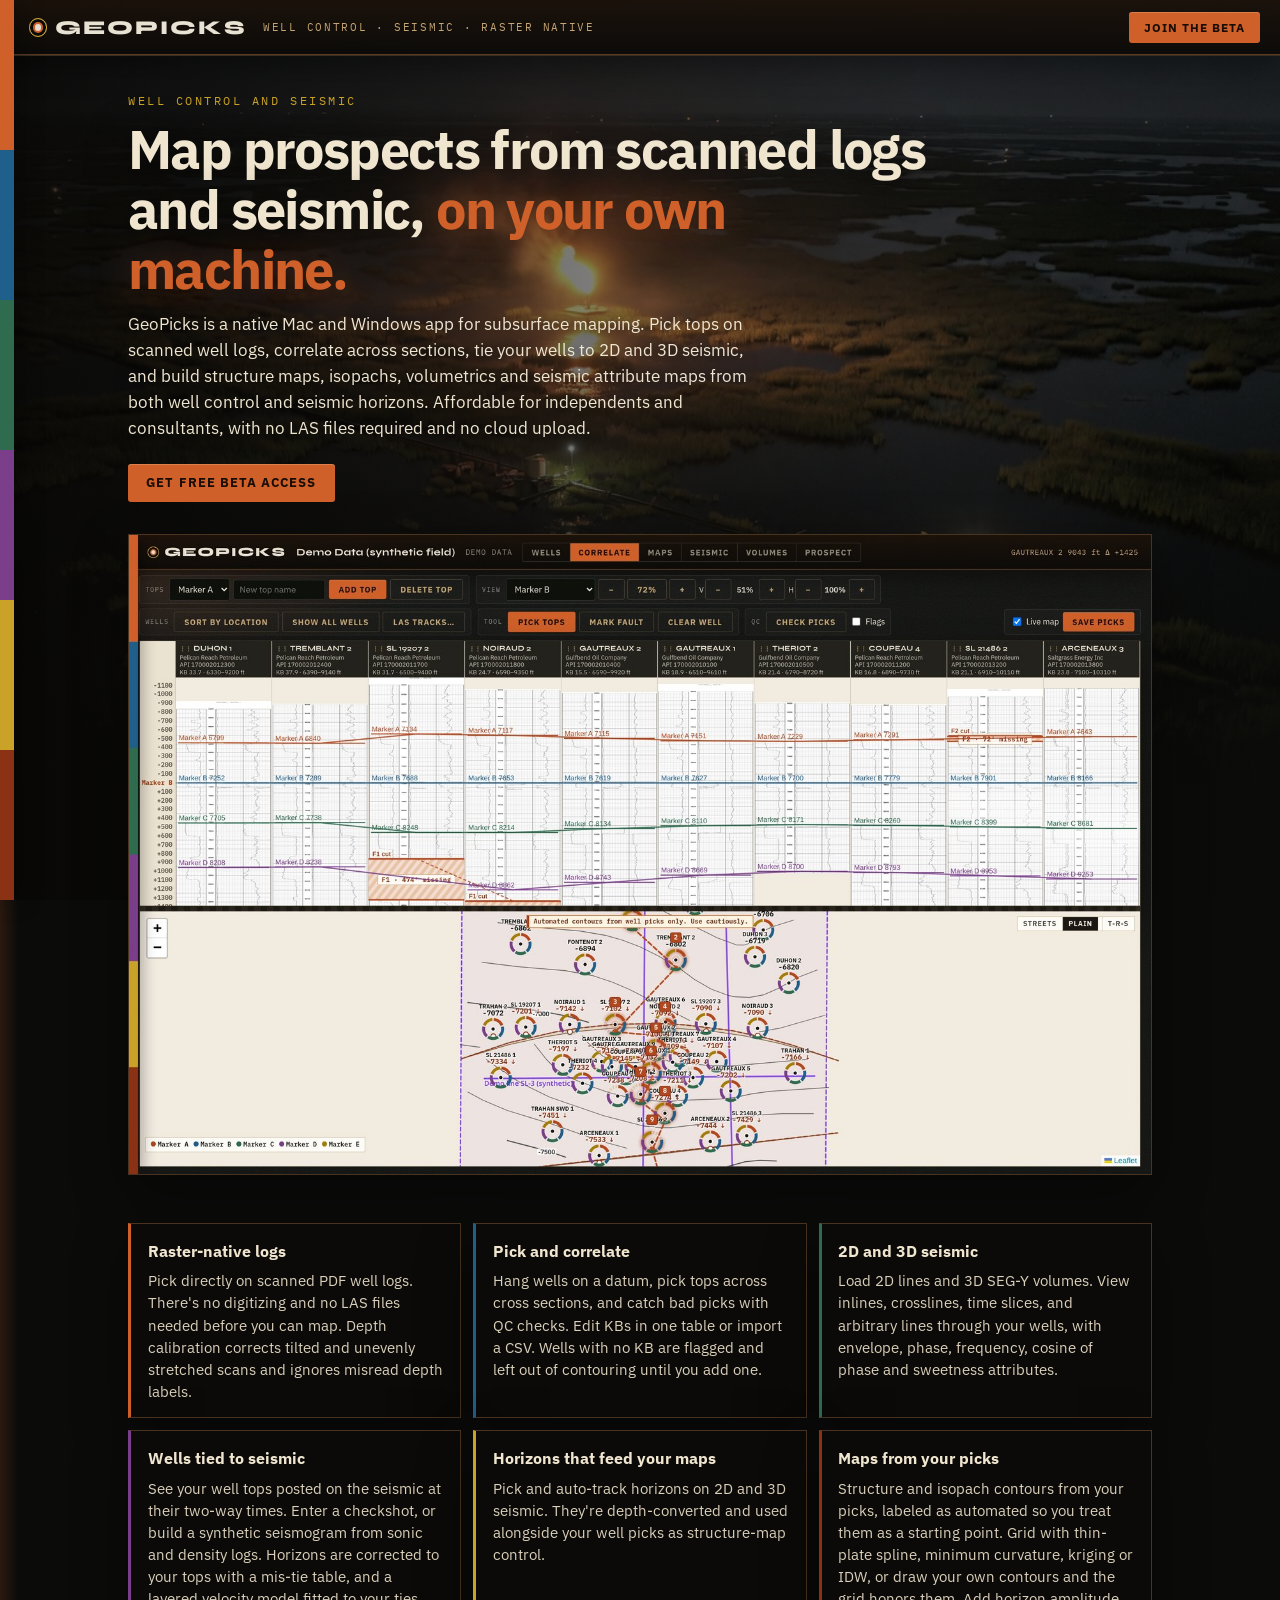
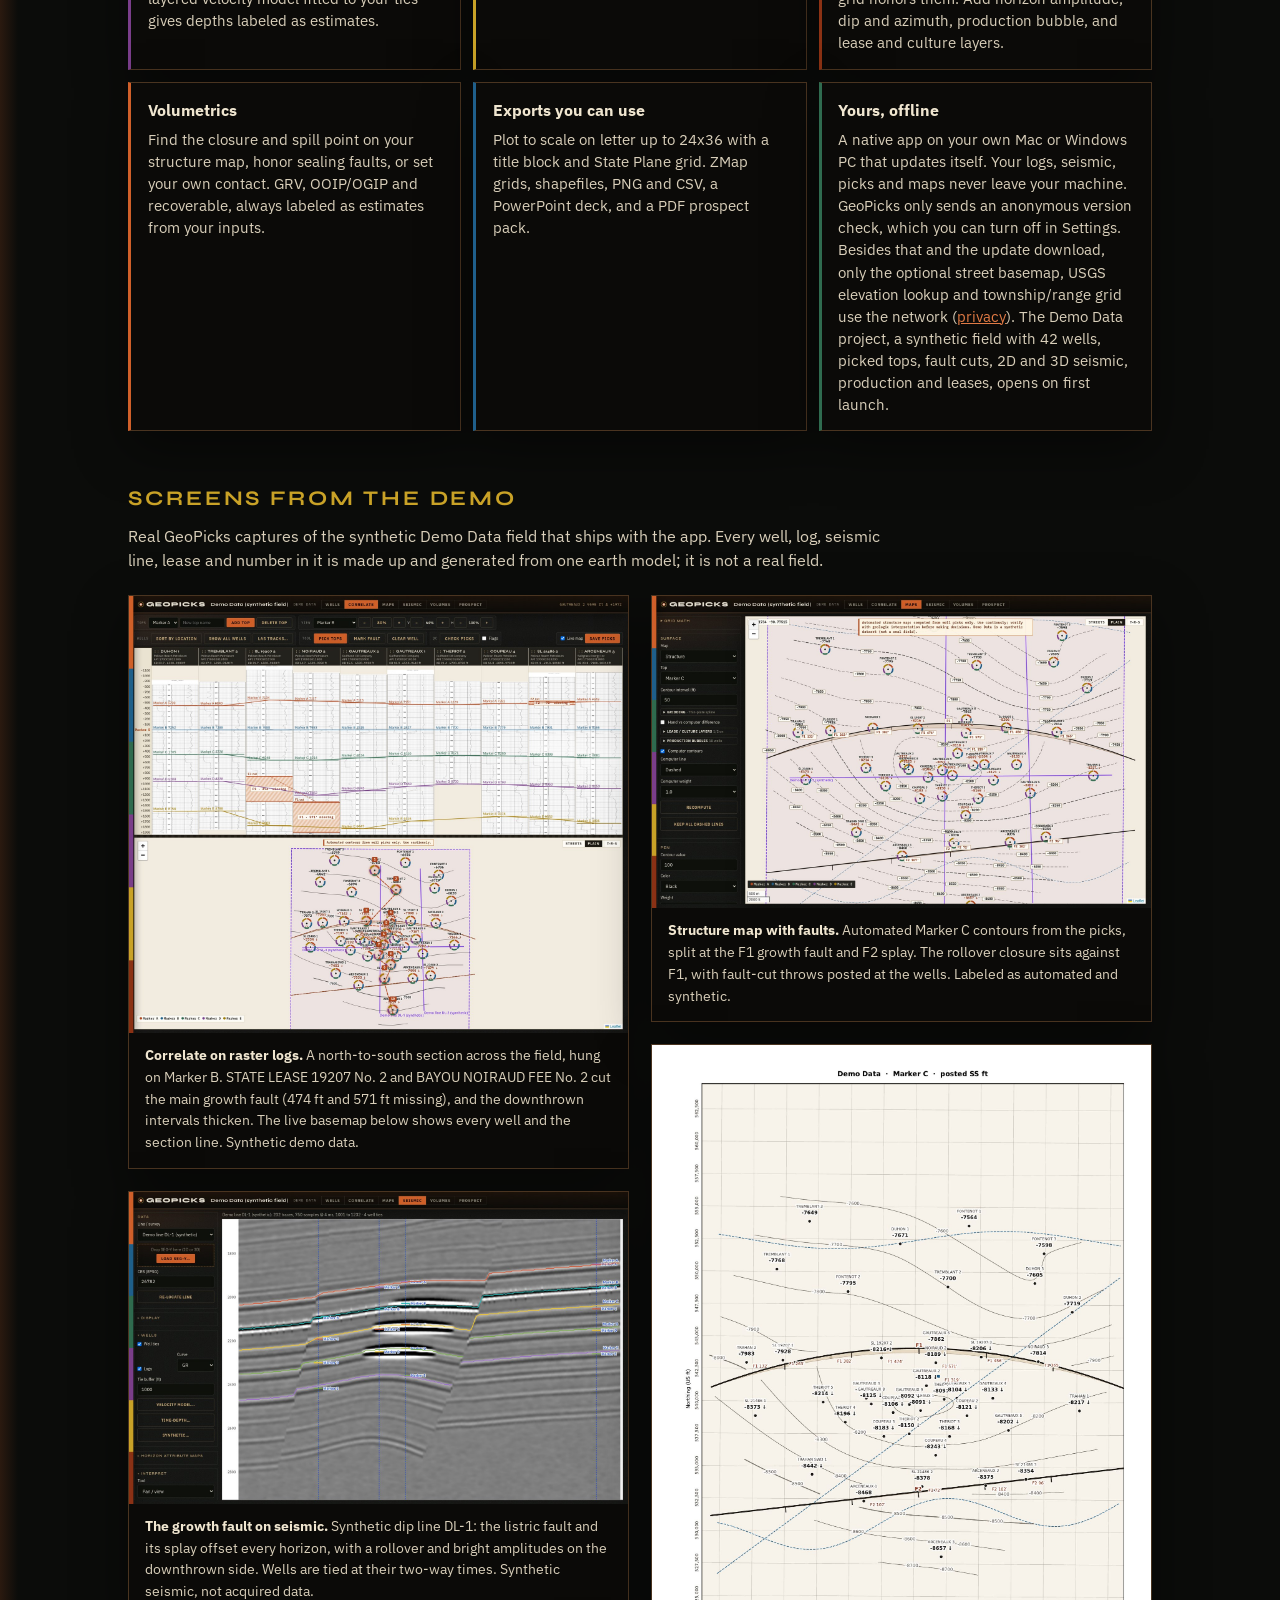
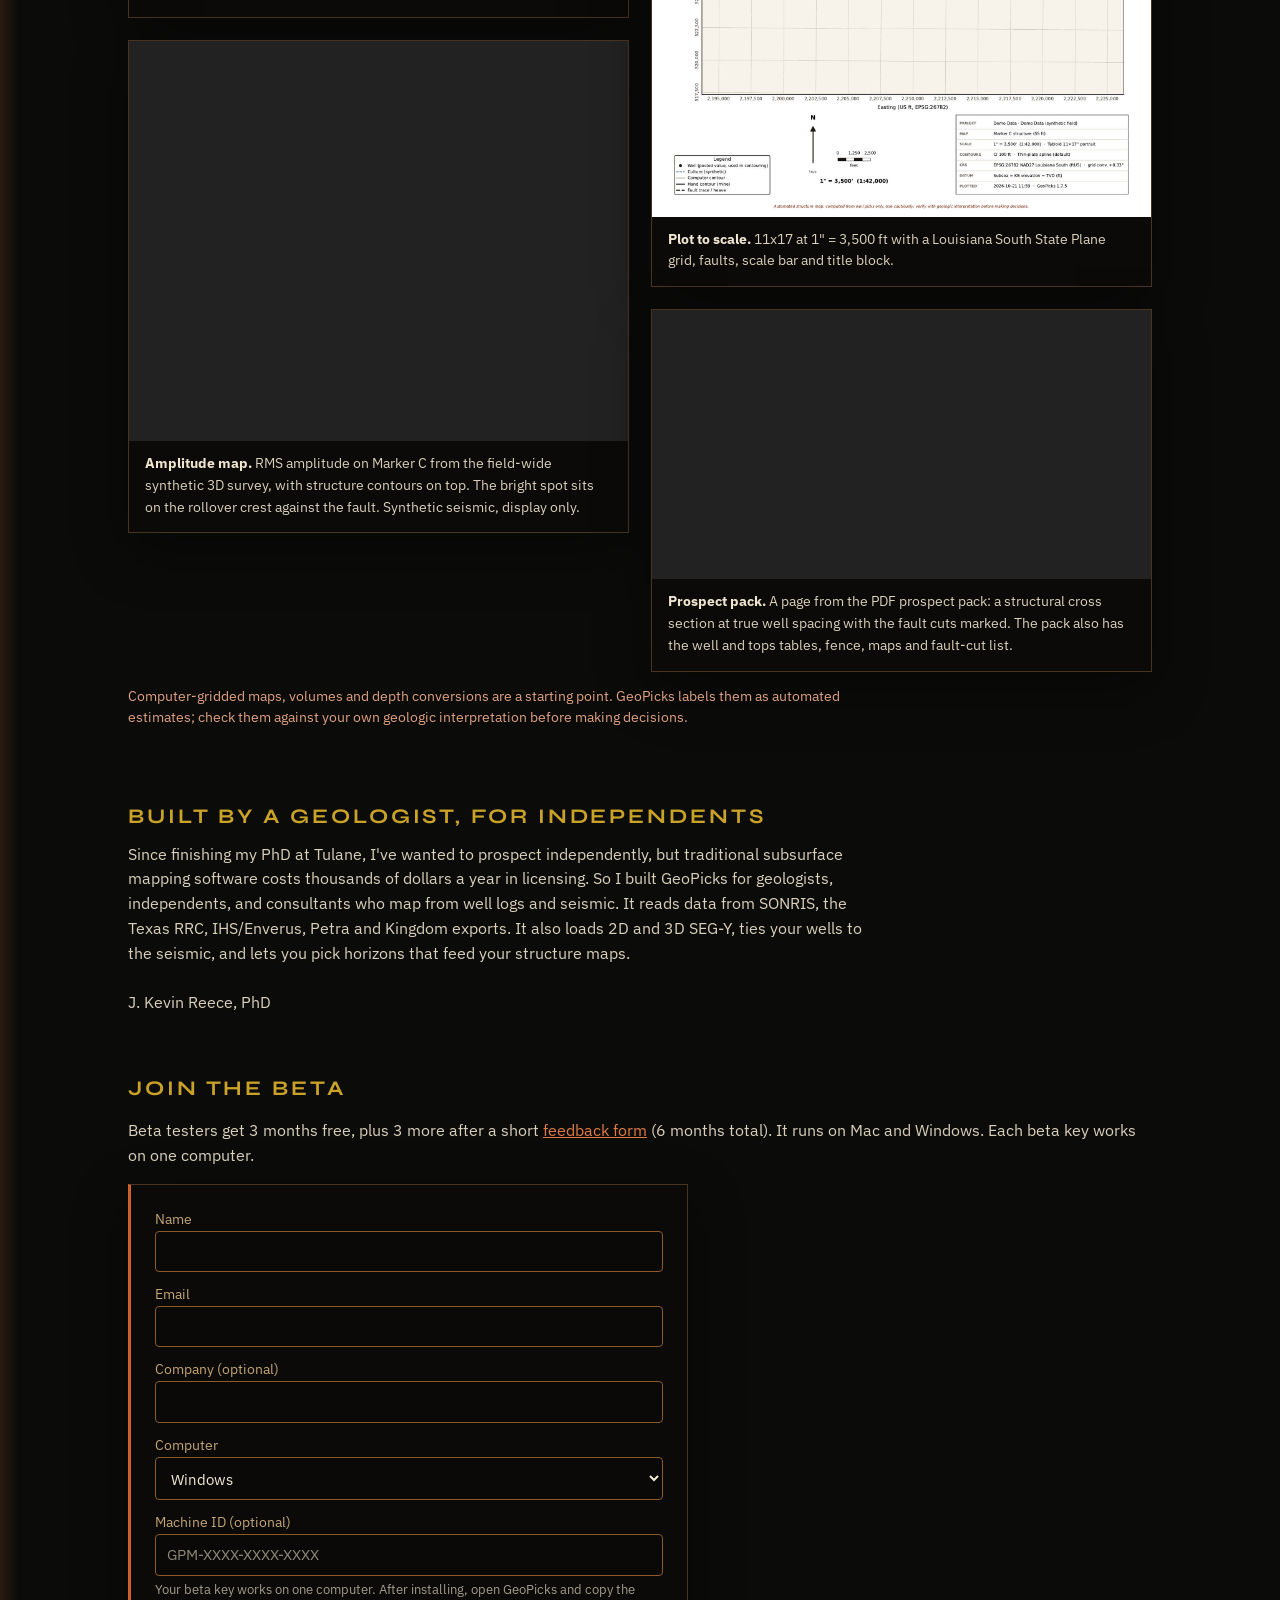
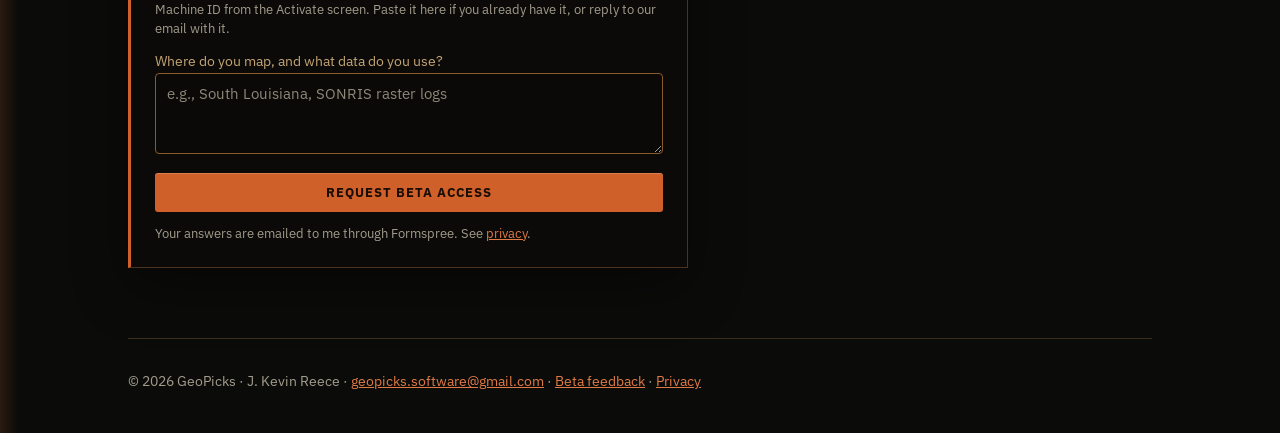
<file: index.html>
<!doctype html><html lang="en"><head><meta charset="utf-8"><meta name="viewport" content="width=device-width,initial-scale=1">
<title>GeoPicks: subsurface mapping from raster well logs and seismic</title>
<meta name="description" content="GeoPicks is a Mac and Windows app for picking tops on scanned PDF well logs, tying wells to 2D and 3D seismic, and building structure, isopach and volumetric maps from your picks. Runs on your own machine.">
<link rel="canonical" href="https://getgeopicks.com/">
<link rel="icon" href="favicon.svg" type="image/svg+xml"><link rel="icon" href="favicon-32.png" sizes="32x32" type="image/png"><link rel="apple-touch-icon" href="apple-touch-icon.png">
<meta name="theme-color" content="#0b0c0a">
<meta property="og:type" content="website">
<meta property="og:site_name" content="GeoPicks">
<meta property="og:title" content="GeoPicks: subsurface mapping from raster well logs and seismic">
<meta property="og:description" content="Pick tops on scanned logs, tie wells to seismic, and build structure maps, volumetrics and plotted sheets on your own Mac or Windows PC. Free beta.">
<meta property="og:url" content="https://getgeopicks.com/">
<meta property="og:image" content="https://getgeopicks.com/og-v175.jpg">
<meta property="og:image:width" content="1200"><meta property="og:image:height" content="630">
<meta property="og:image:alt" content="GeoPicks Maps tab: automated Marker C structure map with growth faults from the synthetic Demo Data field that ships with the app">
<meta name="twitter:card" content="summary_large_image">
<meta name="twitter:title" content="GeoPicks: subsurface mapping from raster well logs and seismic">
<meta name="twitter:description" content="Pick tops on scanned logs, tie wells to seismic, and build structure maps, volumetrics and plotted sheets on your own Mac or Windows PC. Free beta.">
<meta name="twitter:image" content="https://getgeopicks.com/og-v175.jpg">
<link rel="stylesheet" href="fonts/fonts.css"><link rel="stylesheet" href="site.css">
<style>
.wrap{max-width:1080px;margin:0 auto;padding:0 28px}
.hero{padding:2.2rem 0 1rem}.hero h1{font-weight:700;font-size:clamp(2.1rem,4.8vw,3.35rem);line-height:1.12;margin:0 0 .75rem;letter-spacing:-.03em;max-width:15em;text-shadow:0 8px 40px rgba(0,0,0,.65)}
.hero h1 em{font-style:normal;color:var(--accent);text-shadow:0 0 40px rgba(208,96,42,.35)}
.hero p{color:#efe6d2;font-size:1.05rem;max-width:40rem;margin:0 0 1.4rem;text-shadow:0 2px 16px #000}
.hero .eyebrow{color:var(--pyrite);font-size:.72rem;margin:0 0 .6rem;text-shadow:none}
.shot{margin:2rem 0 1rem;width:100%;height:auto;display:block;border:1px solid var(--edge);box-shadow:var(--shadow)}
.grid{display:grid;grid-template-columns:repeat(3,1fr);gap:.75rem;margin:1rem 0 1.5rem}
@media (max-width:900px){.grid{grid-template-columns:1fr 1fr}}@media (max-width:560px){.grid{grid-template-columns:1fr}}
.card{background:var(--panel);border:1px solid var(--edge);border-left:3px solid var(--accent);padding:.95rem 1.05rem .9rem;box-shadow:var(--shadow)}
.card:nth-child(6n+2){border-left-color:#1f5f8b}.card:nth-child(6n+3){border-left-color:#2f6b4f}.card:nth-child(6n+4){border-left-color:#7a3e8b}.card:nth-child(6n+5){border-left-color:#c9a227}.card:nth-child(6n){border-left-color:#8c3214}
.card h3{margin:0 0 .4rem;font-size:1rem;font-weight:650}.card p{margin:0;color:#d9cfba;font-size:.92rem;line-height:1.5}
section{padding:30px 0}.lede{color:#d9cfba;max-width:760px;margin:0 0 6px}
.gal{display:grid;grid-template-columns:1fr 1fr;gap:22px;margin:22px 0 8px;align-items:start}.gal .col{display:grid;gap:22px}
.gal figure{margin:0;background:var(--panel);border:1px solid var(--edge);overflow:hidden;box-shadow:var(--shadow)}
.gal a{display:block;line-height:0}.gal img{width:100%;height:auto;display:block;background:#222}
.gal figcaption{padding:12px 16px 14px;color:#d9cfba;font-size:.88rem}.gal figcaption b{color:#f0e6d0;font-weight:650}
.caution{color:#e0a080;font-size:.88rem;max-width:760px}
.about{color:#d9cfba;max-width:760px;margin:0}
.intro{color:#d9cfba}
form{padding:24px;display:grid;gap:12px;max-width:560px}
.ty{padding:24px;max-width:560px}.ty h3{margin:0 0 10px;color:var(--accent)}.ty p,.ty li{color:#d9cfba}.ty .dl{display:flex;flex-wrap:wrap;gap:10px;margin:14px 0}
.ty ol{color:#d9cfba;padding-left:22px}.ty ol li{margin:4px 0}.ty code{color:var(--ink);font-family:var(--mono);font-size:.85rem}
.fine{font-size:.8rem;color:var(--muted);margin:0}
@media (max-width:760px){.wrap{padding:0 16px 0 22px}.gal{grid-template-columns:1fr}.hero p{font-size:1rem}form,.ty{padding:18px}}
</style></head><body>
<div class="photo" aria-hidden="true"></div>
<div class="rail" aria-hidden="true"><i></i><i></i><i></i><i></i><i></i><i></i></div>
<header class="nav"><a class="brand" href="./"><span class="mark"></span>GEOPICKS</a><span class="kicker">Well control · seismic · raster native</span><a class="btn navlink" href="#beta">Join the beta</a></header>
<div class="wrap">
<div class="hero">
<p class="eyebrow">Well control and seismic</p>
<h1>Map prospects from scanned logs and seismic, <em>on your own machine.</em></h1>
<p>GeoPicks is a native Mac and Windows app for subsurface mapping. Pick tops on scanned well logs, correlate across sections, tie your wells to 2D and 3D seismic, and build structure maps, isopachs, volumetrics and seismic attribute maps from both well control and seismic horizons. Affordable for independents and consultants, with no LAS files required and no cloud upload.</p>
<a class="btn" href="#beta">Get free beta access</a>
<img class="shot" src="images/hero-demo-data-v175.jpg" width="1600" height="1000" alt="GeoPicks correlation panel on scanned raster logs hung on Marker B, with picked tops, a growth-fault cut showing 474 ft of missing section, and the live basemap, from the synthetic Demo Data field">
</div>
<div class="grid">
<div class="card"><h3>Raster-native logs</h3><p>Pick directly on scanned PDF well logs. There's no digitizing and no LAS files needed before you can map. Depth calibration corrects tilted and unevenly stretched scans and ignores misread depth labels.</p></div>
<div class="card"><h3>Pick and correlate</h3><p>Hang wells on a datum, pick tops across cross sections, and catch bad picks with QC checks. Edit KBs in one table or import a CSV. Wells with no KB are flagged and left out of contouring until you add one.</p></div>
<div class="card"><h3>2D and 3D seismic</h3><p>Load 2D lines and 3D SEG-Y volumes. View inlines, crosslines, time slices, and arbitrary lines through your wells, with envelope, phase, frequency, cosine of phase and sweetness attributes.</p></div>
<div class="card"><h3>Wells tied to seismic</h3><p>See your well tops posted on the seismic at their two-way times. Enter a checkshot, or build a synthetic seismogram from sonic and density logs. Horizons are corrected to your tops with a mis-tie table, and a layered velocity model fitted to your ties gives depths labeled as estimates.</p></div>
<div class="card"><h3>Horizons that feed your maps</h3><p>Pick and auto-track horizons on 2D and 3D seismic. They're depth-converted and used alongside your well picks as structure-map control.</p></div>
<div class="card"><h3>Maps from your picks</h3><p>Structure and isopach contours from your picks, labeled as automated so you treat them as a starting point. Grid with thin-plate spline, minimum curvature, kriging or IDW, or draw your own contours and the grid honors them. Add horizon amplitude, dip and azimuth, production bubble, and lease and culture layers.</p></div>
<div class="card"><h3>Volumetrics</h3><p>Find the closure and spill point on your structure map, honor sealing faults, or set your own contact. GRV, OOIP/OGIP and recoverable, always labeled as estimates from your inputs.</p></div>
<div class="card"><h3>Exports you can use</h3><p>Plot to scale on letter up to 24x36 with a title block and State Plane grid. ZMap grids, shapefiles, PNG and CSV, a PowerPoint deck, and a PDF prospect pack.</p></div>
<div class="card"><h3>Yours, offline</h3><p>A native app on your own Mac or Windows PC that updates itself. Your logs, seismic, picks and maps never leave your machine. GeoPicks only sends an anonymous version check, which you can turn off in Settings. Besides that and the update download, only the optional street basemap, USGS elevation lookup and township/range grid use the network (<a href="privacy.html">privacy</a>). The Demo Data project, a synthetic field with 42 wells, picked tops, fault cuts, 2D and 3D seismic, production and leases, opens on first launch.</p></div>
</div>

<section id="screens"><h2 class="sec-h">Screens from the demo</h2>
<p class="lede">Real GeoPicks captures of the synthetic Demo Data field that ships with the app. Every well, log, seismic line, lease and number in it is made up and generated from one earth model; it is not a real field.</p>
<div class="gal">
<div class="col">
<figure><a href="images/demo-correlation-fault-cut-v175.jpg"><img src="images/demo-correlation-fault-cut-v175.jpg" width="1600" height="1400" loading="lazy" decoding="async" alt="GeoPicks Correlate tab: a 10-well north to south cross-section of synthetic scanned raster logs hung on Marker B, with Marker A to E picks across every well, hatched fault cuts in SL 19207 2 (F1, 474 ft missing), NOIRAUD 2 (F1, 571 ft missing) and SL 21486 2 (F2, 72 ft missing), and below it the live basemap of the whole field with all 42 wells, both faults and the numbered section line."></a>
<figcaption><b>Correlate on raster logs.</b> A north-to-south section across the field, hung on Marker B. STATE LEASE 19207 No. 2 and BAYOU NOIRAUD FEE No. 2 cut the main growth fault (474 ft and 571 ft missing), and the downthrown intervals thicken. The live basemap below shows every well and the section line. Synthetic demo data.</figcaption></figure>
<figure><a href="images/demo-fault-seismic-v175.jpg"><img src="images/demo-fault-seismic-v175.jpg" width="1600" height="1000" loading="lazy" decoding="async" alt="GeoPicks Seismic tab: synthetic 2D dip line DL-1 in two-way time showing a listric growth fault and a splay offsetting the reflectors, a rollover anticline with bright amplitudes in the hanging wall, tracked Marker A to E horizons, and well ties as dashed vertical lines."></a>
<figcaption><b>The growth fault on seismic.</b> Synthetic dip line DL-1: the listric fault and its splay offset every horizon, with a rollover and bright amplitudes on the downthrown side. Wells are tied at their two-way times. Synthetic seismic, not acquired data.</figcaption></figure>
<figure><a href="images/demo-amplitude-map-v175.jpg"><img src="images/demo-amplitude-map-v175.jpg" width="1600" height="1282" loading="lazy" decoding="async" alt="GeoPicks horizon attribute map: RMS amplitude of Marker C from the field-wide synthetic 3D survey, shaded from dark to bright yellow inside the survey outline, with a bright spot on the rollover crest against the F1 fault, a smaller one on the footwall dome, Marker C structure contours, labelled wells, and the note that it is synthetic demo seismic."></a>
<figcaption><b>Amplitude map.</b> RMS amplitude on Marker C from the field-wide synthetic 3D survey, with structure contours on top. The bright spot sits on the rollover crest against the fault. Synthetic seismic, display only.</figcaption></figure>
</div>
<div class="col">
<figure><a href="images/demo-structure-faults-v175.jpg"><img src="images/demo-structure-faults-v175.jpg" width="1600" height="1000" loading="lazy" decoding="async" alt="GeoPicks Maps tab: automated Marker C structure map of the synthetic Demo Data field with dashed 50-foot computer contours, posted subsea depths, the F1 growth fault and F2 splay drawn with heave bands and fault-cut labels, the 3D survey outline and 2D lines in purple, and the caution banner reading Automated structure map: computed from well picks only. Use cautiously."></a>
<figcaption><b>Structure map with faults.</b> Automated Marker C contours from the picks, split at the F1 growth fault and F2 splay. The rollover closure sits against F1, with fault-cut throws posted at the wells. Labeled as automated and synthetic.</figcaption></figure>
<figure><a href="images/demo-plot-sheet-v175.jpg"><img src="images/demo-plot-sheet-v175.jpg" width="1600" height="2473" loading="lazy" decoding="async" alt="GeoPicks plot-to-scale sheet: Marker C structure map of the Demo Data field on an 11 by 17 inch portrait page at 1 inch equals 3,500 feet, with the growth faults, State Plane easting and northing grid, scale bar, north arrow, legend and title block."></a>
<figcaption><b>Plot to scale.</b> 11x17 at 1" = 3,500 ft with a Louisiana South State Plane grid, faults, scale bar and title block.</figcaption></figure>
<figure><a href="images/demo-prospect-pack-v175.jpg"><img src="images/demo-prospect-pack-v175.jpg" width="1600" height="862" loading="lazy" decoding="async" alt="Page from the GeoPicks prospect pack PDF: structural cross section of Marker A to E in subsea feet across a 10-well north to south section of the Demo Data field at true map spacing, with fault cuts marked F1 474 ft, F1 571 ft and F2 72 ft."></a>
<figcaption><b>Prospect pack.</b> A page from the PDF prospect pack: a structural cross section at true well spacing with the fault cuts marked. The pack also has the well and tops tables, fence, maps and fault-cut list.</figcaption></figure>
</div>
</div>
<p class="caution">Computer-gridded maps, volumes and depth conversions are a starting point. GeoPicks labels them as automated estimates; check them against your own geologic interpretation before making decisions.</p>
</section>

<section><h2 class="sec-h">Built by a geologist, for independents</h2>
<p class="about">Since finishing my PhD at Tulane, I've wanted to prospect independently, but traditional subsurface mapping software costs thousands of dollars a year in licensing. So I built GeoPicks for geologists, independents, and consultants who map from well logs and seismic. It reads data from SONRIS, the Texas RRC, IHS/Enverus, Petra and Kingdom exports. It also loads 2D and 3D SEG-Y, ties your wells to the seismic, and lets you pick horizons that feed your structure maps. <br><br>J. Kevin Reece, PhD</p></section>
<section id="beta"><h2 class="sec-h">Join the beta</h2>
<p class="intro">Beta testers get 3 months free, plus 3 more after a short <a href="feedback.html">feedback form</a> (6 months total). It runs on Mac and Windows. Each beta key works on one computer.</p>
<form id="betaForm" action="https://formspree.io/f/xjygpvqe" method="POST">
<label>Name<input name="name" required></label>
<label>Email<input type="email" name="email" required></label>
<label>Company (optional)<input name="company"></label>
<label>Computer<select name="platform"><option>Windows</option><option>Mac</option><option>Both</option></select></label>
<label>Machine ID (optional)<input name="machine_id" id="betaMachine" placeholder="GPM-XXXX-XXXX-XXXX" autocomplete="off" autocapitalize="characters" spellcheck="false" maxlength="40" pattern="\s*([Gg][Pp][Mm])?[\s\-]*[A-Za-z0-9]{4}[\s\-]*[A-Za-z0-9]{4}[\s\-]*[A-Za-z0-9]{4}\s*" title="Format: GPM-XXXX-XXXX-XXXX" aria-describedby="betaMachineHint">
<span class="hint" id="betaMachineHint">Your beta key works on one computer. After installing, open GeoPicks and copy the Machine ID from the Activate screen. Paste it here if you already have it, or reply to our email with it.</span></label>
<label>Where do you map, and what data do you use?<textarea name="notes" rows="3" placeholder="e.g., South Louisiana, SONRIS raster logs"></textarea></label>
<button type="submit">Request beta access</button>
<p class="err" id="betaErr" role="alert" hidden></p>
<p class="fine">Your answers are emailed to me through Formspree. See <a href="privacy.html">privacy</a>.</p>
</form>
<div class="ty" id="betaThanks" tabindex="-1" hidden>
<h3>Thanks, you're in.</h3>
<p>Download GeoPicks for your computer:</p>
<div class="dl">
<a class="btn" id="dlMac" href="https://github.com/reecejk/geopicks-beta/releases/latest/download/GeoPicks-mac.dmg">Download for Mac</a>
<a class="btn" id="dlWin" href="https://github.com/reecejk/geopicks-beta/releases/latest/download/GeoPicks-windows-setup.exe">Download for Windows</a>
</div>
<ul>
<li><b>Mac:</b> open the .dmg and drag GeoPicks into Applications. The first time, right-click GeoPicks and choose Open. On macOS Sequoia, if it won't open, go to System Settings &gt; Privacy &amp; Security and click Open Anyway.</li>
<li><b>Windows:</b> run the installer. If SmartScreen appears, click More info, then Run anyway.</li>
</ul>
<p>The beta isn't code-signed yet, which is why you'll see those warnings. Full install notes are on the <a href="https://github.com/reecejk/geopicks-beta#readme">download page</a>.</p>
<p>You only install once. From 1.6.3 on, GeoPicks offers new versions itself: click <b>Update now</b> in the app. On a Mac, keep GeoPicks in your Applications folder so it can update in place.</p>
<p>GeoPicks needs a license key to run. I sign each key myself, and each beta key works on one computer. To get yours:</p>
<ol id="keySteps">
<li>Install GeoPicks with the download above.</li>
<li>Open GeoPicks. It opens on the Activate screen.</li>
<li>Click <b>Copy</b> next to your Machine ID (it looks like <code>GPM-XXXX-XXXX-XXXX</code>).</li>
<li>Reply to my beta key email with it, or email it to <a href="mailto:geopicks.software@gmail.com">geopicks.software@gmail.com</a>.</li>
</ol>
<p id="haveMachine" hidden>You already sent a Machine ID (<code id="sentMachine"></code>), so your free 3-month beta key will be issued for that computer and will come by email from me within 1 business day. If you install on a different computer, send me that computer's Machine ID instead.</p>
<p id="needMachine">Your free 3-month beta key will come by email from me within 1 business day of getting your Machine ID.</p>
<p>Questions or feedback: <a href="mailto:geopicks.software@gmail.com">geopicks.software@gmail.com</a></p>
</div>
<script>
(function(){
  var f=document.getElementById('betaForm'); if(!f||!window.fetch||!window.FormData) return;
  var ty=document.getElementById('betaThanks'), err=document.getElementById('betaErr'), btn=f.querySelector('button[type=submit]');
  // Machine ID is optional: '' stays '', anything else is trimmed, uppercased and grouped GPM-XXXX-XXXX-XXXX (null = malformed).
  function normMid(v){ v=(v||'').trim(); if(!v) return ''; var m=v.match(/^\s*(?:GPM)?[\s-]*([A-Z0-9]{4})[\s-]*([A-Z0-9]{4})[\s-]*([A-Z0-9]{4})\s*$/i); return m?('GPM-'+m[1]+'-'+m[2]+'-'+m[3]).toUpperCase():null; }
  f.elements.machine_id.addEventListener('blur',function(){ var n=normMid(this.value); if(n) this.value=n; });
  f.addEventListener('submit',function(e){
    e.preventDefault(); err.hidden=true;
    var mid=normMid(f.elements.machine_id.value);
    if(mid===null){ err.textContent='That Machine ID doesn\'t look right. It should look like GPM-XXXX-XXXX-XXXX. You can also leave it blank and send it later.'; err.hidden=false; f.elements.machine_id.focus(); return; }
    f.elements.machine_id.value=mid;
    btn.disabled=true; btn.textContent='Sending...';
    var plat=(f.elements.platform.value||'').toLowerCase();
    fetch(f.action,{method:'POST',body:new FormData(f),headers:{'Accept':'application/json'}})
      .then(function(r){ if(!r.ok) throw new Error('status '+r.status);
        document.getElementById('dlMac').hidden=(plat==='windows');
        document.getElementById('dlWin').hidden=(plat==='mac');
        document.getElementById('haveMachine').hidden=!mid; document.getElementById('needMachine').hidden=!!mid;
        if(mid) document.getElementById('sentMachine').textContent=mid;
        f.hidden=true; ty.hidden=false; ty.focus(); })
      .catch(function(){
        btn.disabled=false; btn.textContent='Request beta access';
        err.innerHTML='Sorry, that didn\'t go through. Please try again, or email <a href="mailto:geopicks.software@gmail.com">geopicks.software@gmail.com</a> and I\'ll get you set up.';
        err.hidden=false; });
  });
})();
</script>
</section>
<footer>© 2026 GeoPicks · J. Kevin Reece · <a href="mailto:geopicks.software@gmail.com">geopicks.software@gmail.com</a> · <a href="feedback.html">Beta feedback</a> · <a href="privacy.html">Privacy</a></footer>
</div></body></html>
</file>
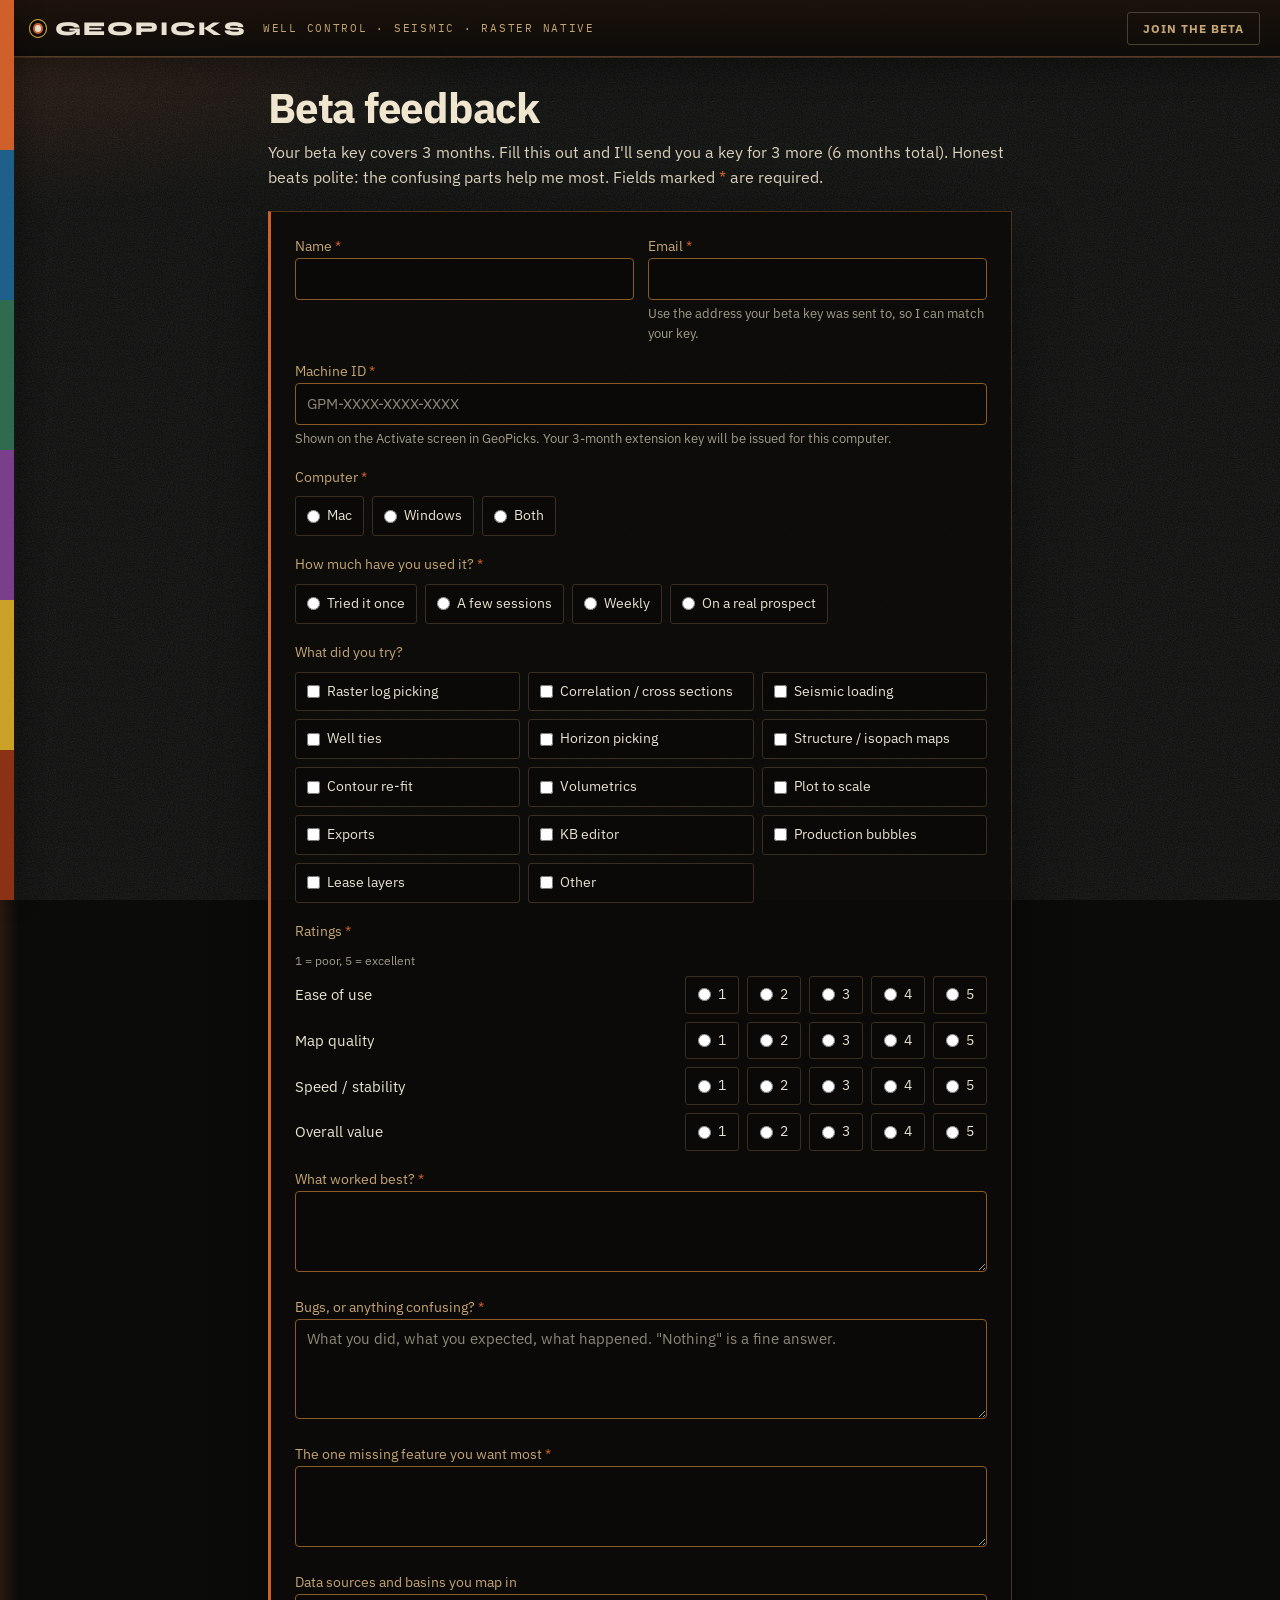
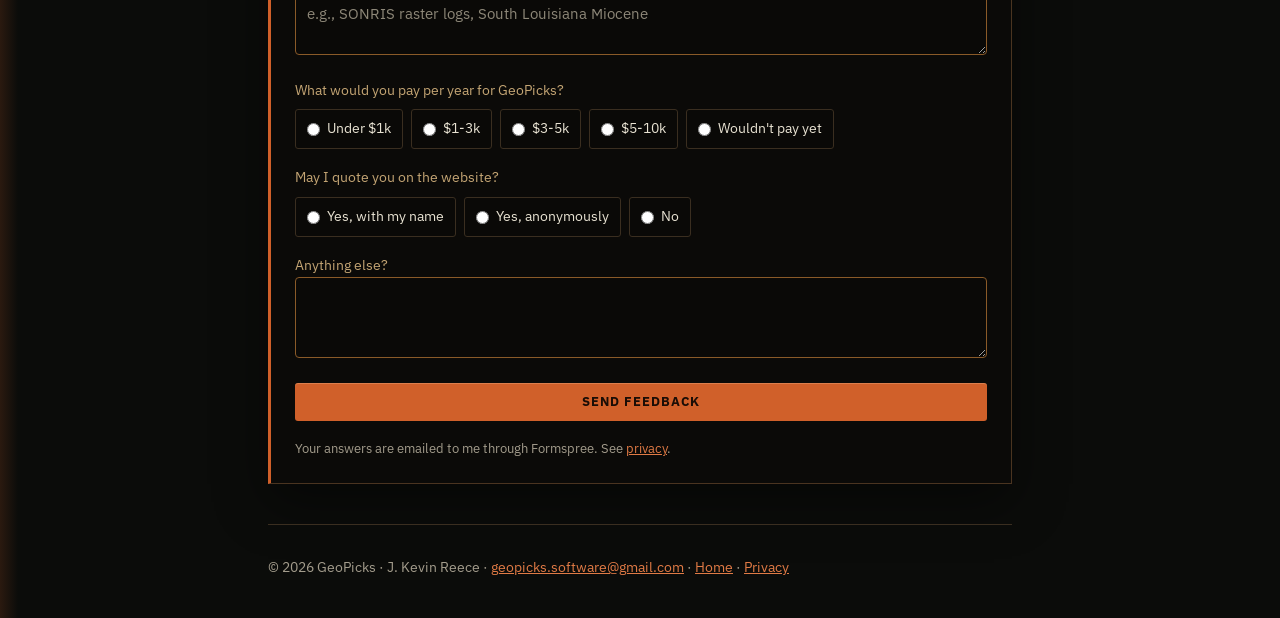
<file: feedback.html>
<!doctype html><html lang="en"><head><meta charset="utf-8"><meta name="viewport" content="width=device-width,initial-scale=1">
<title>Beta feedback · GeoPicks</title>
<meta name="description" content="GeoPicks beta feedback form. Send a few minutes of honest feedback and get 3 more months of your beta key.">
<meta name="robots" content="noindex">
<link rel="canonical" href="https://getgeopicks.com/feedback.html">
<link rel="icon" href="favicon.svg" type="image/svg+xml"><link rel="icon" href="favicon-32.png" sizes="32x32" type="image/png"><link rel="apple-touch-icon" href="apple-touch-icon.png">
<meta name="theme-color" content="#0b0c0a">
<meta property="og:type" content="website"><meta property="og:site_name" content="GeoPicks">
<meta property="og:title" content="GeoPicks beta feedback"><meta property="og:description" content="A few minutes of honest feedback earns 3 more months of your GeoPicks beta key.">
<meta property="og:url" content="https://getgeopicks.com/feedback.html"><meta property="og:image" content="https://getgeopicks.com/og-v175.jpg">
<meta name="twitter:card" content="summary_large_image"><meta name="twitter:image" content="https://getgeopicks.com/og-v175.jpg">
<link rel="stylesheet" href="fonts/fonts.css"><link rel="stylesheet" href="site.css">
<style>
.wrap{max-width:800px;margin:0 auto;padding:0 28px}
h1{font-size:clamp(1.9rem,5vw,2.6rem);font-weight:700;letter-spacing:-.03em;margin:1.6rem 0 .5rem;line-height:1.15}
.lede{color:#d9cfba;margin:0 0 22px}
form{padding:24px;display:grid;gap:18px}
.req{color:var(--accent)}
fieldset{border:0;margin:0;padding:0;min-width:0}legend{padding:0;margin-bottom:8px}
.opts{display:flex;flex-wrap:wrap;gap:8px}
.opts label{display:flex;align-items:center;gap:7px;background:rgba(10,9,7,.9);border:1px solid #3a2e20;border-radius:3px;padding:8px 11px;color:var(--ink);cursor:pointer;font-size:.88rem}
.opts label:hover{border-color:var(--pyrite)}
.opts input{accent-color:var(--accent);margin:0;width:auto}
.checks{display:grid;grid-template-columns:repeat(auto-fill,minmax(210px,1fr));gap:8px}
.rate{display:grid;grid-template-columns:minmax(130px,1fr) auto;gap:8px 14px;align-items:center}
.rate .name{color:var(--ink);font-size:.95rem}.rate .opts label{padding:7px 12px;min-width:44px;justify-content:center}
.scale{font-size:.78rem;color:var(--muted);margin:0 0 6px}
.two{display:grid;grid-template-columns:1fr 1fr;gap:14px}
.ty{padding:24px}.ty h3{margin:0 0 10px;color:var(--accent)}.ty p{color:#d9cfba}
@media (max-width:640px){.wrap{padding:0 16px 0 22px}.checks{grid-template-columns:1fr 1fr}.checks label{font-size:.8rem;padding:8px}.two{grid-template-columns:1fr}.rate{grid-template-columns:1fr}.rate .name{margin-top:6px}form{padding:18px}}
</style></head><body>
<div class="rail" aria-hidden="true"><i></i><i></i><i></i><i></i><i></i><i></i></div>
<header class="nav"><a class="brand" href="./"><span class="mark"></span>GEOPICKS</a><span class="kicker">Well control · seismic · raster native</span><a class="btn ghost navlink" href="./#beta">Join the beta</a></header>
<div class="wrap">
<h1>Beta feedback</h1>
<p class="lede">Your beta key covers 3 months. Fill this out and I'll send you a key for 3 more (6 months total). Honest beats polite: the confusing parts help me most. Fields marked <span class="req">*</span> are required.</p>

<form id="fbForm" action="https://formspree.io/f/xjygpvqe" method="POST" novalidate>
<input type="hidden" name="form_type" value="beta-feedback">
<input type="hidden" name="_subject" value="GeoPicks beta feedback">

<div class="two">
<label>Name <span class="req">*</span><input type="text" name="name" autocomplete="name" required></label>
<label>Email <span class="req">*</span><input type="email" name="email" autocomplete="email" required>
<span class="hint">Use the address your beta key was sent to, so I can match your key.</span></label>
</div>

<label>Machine ID <span class="req">*</span><input type="text" name="machine_id" id="fbMachine" placeholder="GPM-XXXX-XXXX-XXXX" autocomplete="off" autocapitalize="characters" spellcheck="false" maxlength="40" required pattern="\s*([Gg][Pp][Mm])?[\s\-]*[A-Za-z0-9]{4}[\s\-]*[A-Za-z0-9]{4}[\s\-]*[A-Za-z0-9]{4}\s*" title="Format: GPM-XXXX-XXXX-XXXX" aria-describedby="fbMachineHint">
<span class="hint" id="fbMachineHint">Shown on the Activate screen in GeoPicks. Your 3-month extension key will be issued for this computer.</span></label>

<fieldset><legend>Computer <span class="req">*</span></legend>
<div class="opts"><label><input type="radio" name="platform" value="Mac" required>Mac</label><label><input type="radio" name="platform" value="Windows">Windows</label><label><input type="radio" name="platform" value="Both">Both</label></div></fieldset>

<fieldset><legend>How much have you used it? <span class="req">*</span></legend>
<div class="opts"><label><input type="radio" name="usage" value="Tried it once" required>Tried it once</label><label><input type="radio" name="usage" value="A few sessions">A few sessions</label><label><input type="radio" name="usage" value="Weekly">Weekly</label><label><input type="radio" name="usage" value="On a real prospect">On a real prospect</label></div></fieldset>

<fieldset><legend>What did you try?</legend>
<div class="opts checks">
<label><input type="checkbox" name="tried" value="Raster log picking">Raster log picking</label>
<label><input type="checkbox" name="tried" value="Correlation / cross sections">Correlation / cross sections</label>
<label><input type="checkbox" name="tried" value="Seismic loading">Seismic loading</label>
<label><input type="checkbox" name="tried" value="Well ties">Well ties</label>
<label><input type="checkbox" name="tried" value="Horizon picking">Horizon picking</label>
<label><input type="checkbox" name="tried" value="Structure / isopach maps">Structure / isopach maps</label>
<label><input type="checkbox" name="tried" value="Contour re-fit">Contour re-fit</label>
<label><input type="checkbox" name="tried" value="Volumetrics">Volumetrics</label>
<label><input type="checkbox" name="tried" value="Plot to scale">Plot to scale</label>
<label><input type="checkbox" name="tried" value="Exports">Exports</label>
<label><input type="checkbox" name="tried" value="KB editor">KB editor</label>
<label><input type="checkbox" name="tried" value="Production bubbles">Production bubbles</label>
<label><input type="checkbox" name="tried" value="Lease layers">Lease layers</label>
<label><input type="checkbox" name="tried" value="Other">Other</label>
</div></fieldset>

<fieldset><legend>Ratings <span class="req">*</span></legend>
<p class="scale">1 = poor, 5 = excellent</p>
<div class="rate">
<span class="name" id="r1">Ease of use</span><div class="opts" role="radiogroup" aria-labelledby="r1"><label><input type="radio" name="rating_ease" value="1" required>1</label><label><input type="radio" name="rating_ease" value="2">2</label><label><input type="radio" name="rating_ease" value="3">3</label><label><input type="radio" name="rating_ease" value="4">4</label><label><input type="radio" name="rating_ease" value="5">5</label></div>
<span class="name" id="r2">Map quality</span><div class="opts" role="radiogroup" aria-labelledby="r2"><label><input type="radio" name="rating_maps" value="1" required>1</label><label><input type="radio" name="rating_maps" value="2">2</label><label><input type="radio" name="rating_maps" value="3">3</label><label><input type="radio" name="rating_maps" value="4">4</label><label><input type="radio" name="rating_maps" value="5">5</label></div>
<span class="name" id="r3">Speed / stability</span><div class="opts" role="radiogroup" aria-labelledby="r3"><label><input type="radio" name="rating_speed" value="1" required>1</label><label><input type="radio" name="rating_speed" value="2">2</label><label><input type="radio" name="rating_speed" value="3">3</label><label><input type="radio" name="rating_speed" value="4">4</label><label><input type="radio" name="rating_speed" value="5">5</label></div>
<span class="name" id="r4">Overall value</span><div class="opts" role="radiogroup" aria-labelledby="r4"><label><input type="radio" name="rating_value" value="1" required>1</label><label><input type="radio" name="rating_value" value="2">2</label><label><input type="radio" name="rating_value" value="3">3</label><label><input type="radio" name="rating_value" value="4">4</label><label><input type="radio" name="rating_value" value="5">5</label></div>
</div></fieldset>

<label>What worked best? <span class="req">*</span><textarea name="worked_best" rows="3" required></textarea></label>
<label>Bugs, or anything confusing? <span class="req">*</span><textarea name="bugs_confusing" rows="4" required placeholder="What you did, what you expected, what happened. &quot;Nothing&quot; is a fine answer."></textarea></label>
<label>The one missing feature you want most <span class="req">*</span><textarea name="most_wanted" rows="3" required></textarea></label>
<label>Data sources and basins you map in<textarea name="data_basins" rows="2" placeholder="e.g., SONRIS raster logs, South Louisiana Miocene"></textarea></label>

<fieldset><legend>What would you pay per year for GeoPicks?</legend>
<div class="opts"><label><input type="radio" name="would_pay" value="Under $1k">Under $1k</label><label><input type="radio" name="would_pay" value="$1-3k">$1-3k</label><label><input type="radio" name="would_pay" value="$3-5k">$3-5k</label><label><input type="radio" name="would_pay" value="$5-10k">$5-10k</label><label><input type="radio" name="would_pay" value="Wouldn't pay yet">Wouldn't pay yet</label></div></fieldset>

<fieldset><legend>May I quote you on the website?</legend>
<div class="opts"><label><input type="radio" name="quote_ok" value="Yes, with my name">Yes, with my name</label><label><input type="radio" name="quote_ok" value="Yes, anonymously">Yes, anonymously</label><label><input type="radio" name="quote_ok" value="No">No</label></div></fieldset>

<label>Anything else?<textarea name="anything_else" rows="3"></textarea></label>

<button type="submit">Send feedback</button>
<p class="err" id="fbErr" role="alert" hidden></p>
<p class="hint" style="margin:0">Your answers are emailed to me through Formspree. See <a href="privacy.html">privacy</a>.</p>
</form>

<div class="ty" id="fbThanks" tabindex="-1" hidden>
<h3>Thanks! Your additional 3-month key will arrive by email within 1 business day.</h3>
<p id="fbKeyFor" hidden>It will be issued for Machine ID <b id="fbKeyMid"></b>.</p>
<p>Questions in the meantime: <a href="mailto:geopicks.software@gmail.com">geopicks.software@gmail.com</a></p>
</div>

<script>
(function(){
  var f=document.getElementById('fbForm'); if(!f) return;
  var qs=new URLSearchParams(location.search);
  // Trim, uppercase and group as GPM-XXXX-XXXX-XXXX; returns the trimmed input unchanged if it doesn't fit the format.
  function normMid(v){ v=(v||'').trim(); var m=v.match(/^\s*(?:GPM)?[\s-]*([A-Z0-9]{4})[\s-]*([A-Z0-9]{4})[\s-]*([A-Z0-9]{4})\s*$/i); return m?('GPM-'+m[1]+'-'+m[2]+'-'+m[3]).toUpperCase():v; }
  ['name','email'].forEach(function(k){ var v=qs.get(k); if(v && f.elements[k]) f.elements[k].value=v.slice(0,200); });
  var mq=qs.get('machine'); if(mq) f.elements.machine_id.value=normMid(mq.slice(0,40));
  f.elements.machine_id.addEventListener('blur',function(){ this.value=normMid(this.value); });
  var ty=document.getElementById('fbThanks'), err=document.getElementById('fbErr'), btn=f.querySelector('button[type=submit]');
  var mail='<a href="mailto:geopicks.software@gmail.com">geopicks.software@gmail.com</a>';
  f.addEventListener('submit',function(e){
    e.preventDefault(); err.hidden=true;
    f.elements.machine_id.value=normMid(f.elements.machine_id.value);
    if(!f.checkValidity()){
      var bad=f.querySelector(':invalid');
      err.textContent=(bad && bad.name==='machine_id' && bad.value) ? 'That Machine ID doesn\'t look right. Copy it from the Activate screen in GeoPicks; it looks like GPM-XXXX-XXXX-XXXX.' : 'Please fill in the required fields (marked *).'; err.hidden=false;
      if(bad){ bad.focus(); if(bad.reportValidity) bad.reportValidity(); }
      return;
    }
    if(!window.fetch){ f.submit(); return; }
    var data={}, fd=new FormData(f);
    fd.forEach(function(v,k){ if(k==='tried') return; data[k]=typeof v==='string'?v.trim():v; });
    data.tried=fd.getAll('tried').join(', ');
    btn.disabled=true; btn.textContent='Sending...';
    fetch(f.action,{method:'POST',body:JSON.stringify(data),headers:{'Content-Type':'application/json','Accept':'application/json'}})
      .then(function(r){ if(!r.ok) throw new Error('status '+r.status);
        document.getElementById('fbKeyMid').textContent=data.machine_id||''; document.getElementById('fbKeyFor').hidden=!data.machine_id;
        f.hidden=true; ty.hidden=false; ty.focus(); window.scrollTo(0,0); })
      .catch(function(){
        btn.disabled=false; btn.textContent='Send feedback';
        err.innerHTML='Sorry, that didn\'t go through. Please try again, or email your feedback to '+mail+'.';
        err.hidden=false; });
  });
})();
</script>
<footer>© 2026 GeoPicks · J. Kevin Reece · <a href="mailto:geopicks.software@gmail.com">geopicks.software@gmail.com</a> · <a href="./">Home</a> · <a href="privacy.html">Privacy</a></footer>
</div></body></html>
</file>
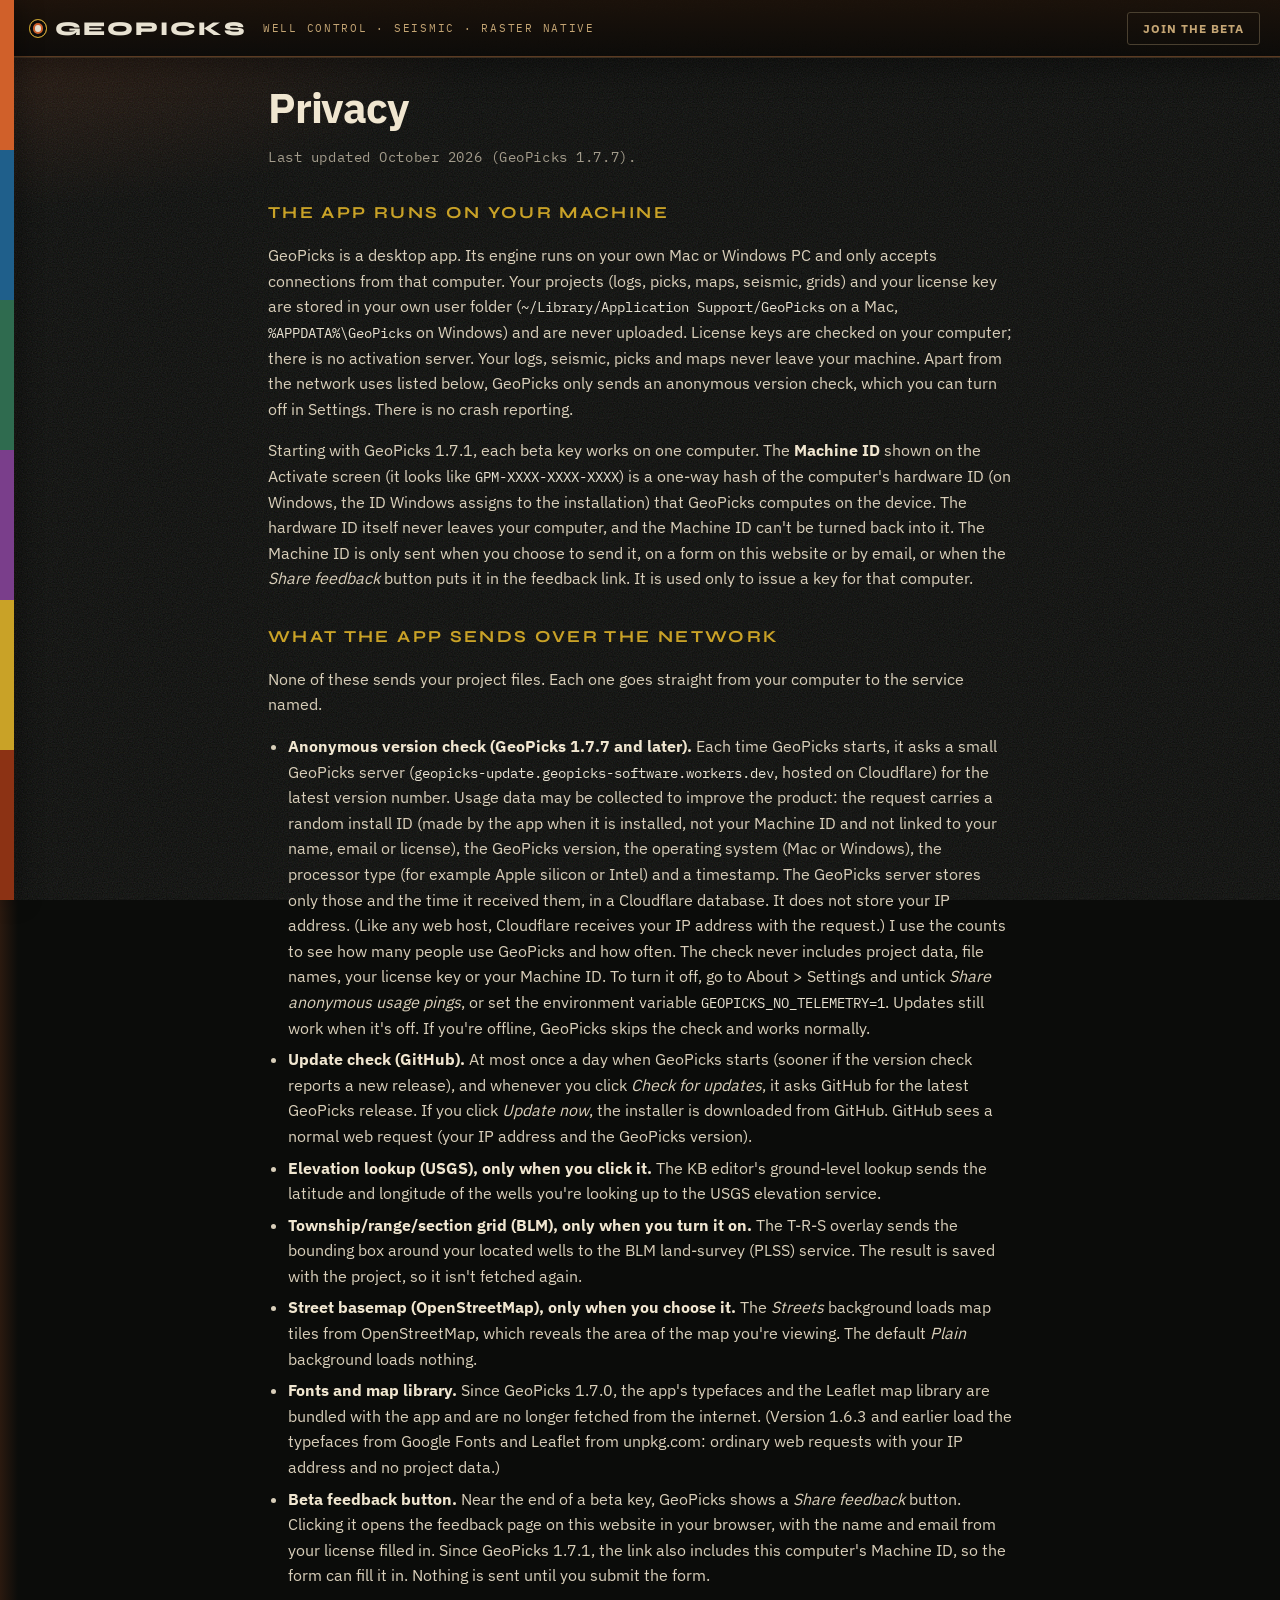
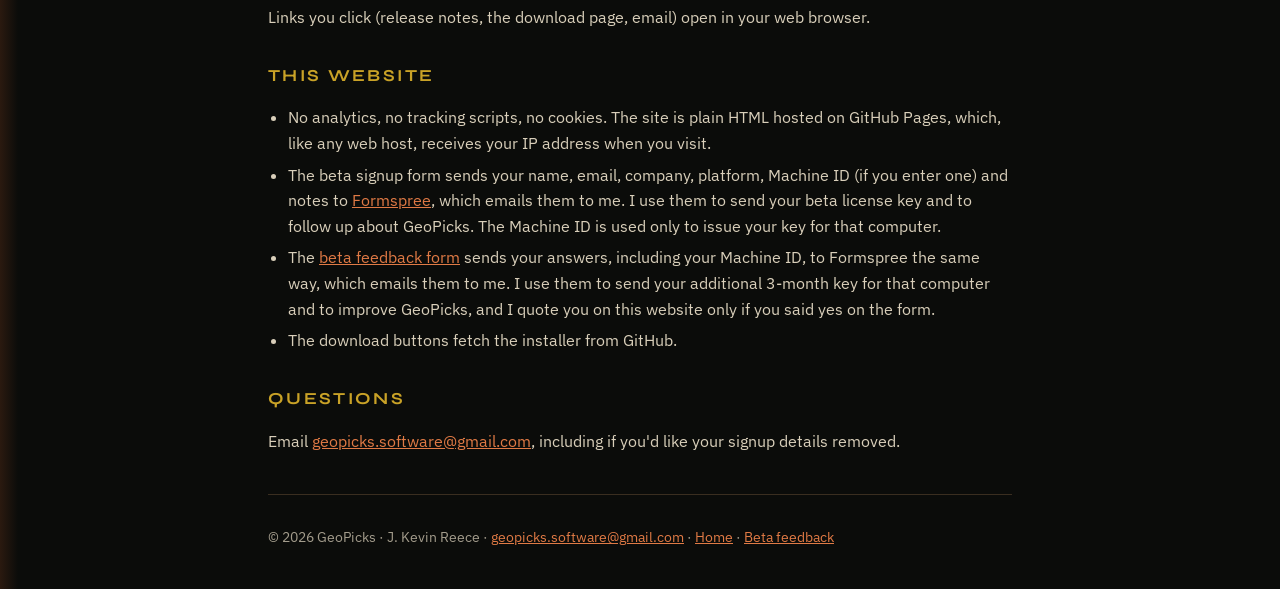
<file: privacy.html>
<!doctype html><html lang="en"><head><meta charset="utf-8"><meta name="viewport" content="width=device-width,initial-scale=1">
<title>Privacy · GeoPicks</title>
<meta name="description" content="What the GeoPicks app and the getgeopicks.com site send over the network, and what they don't.">
<link rel="canonical" href="https://getgeopicks.com/privacy.html">
<link rel="icon" href="favicon.svg" type="image/svg+xml"><link rel="icon" href="favicon-32.png" sizes="32x32" type="image/png"><link rel="apple-touch-icon" href="apple-touch-icon.png">
<meta name="theme-color" content="#0b0c0a">
<meta property="og:type" content="website"><meta property="og:site_name" content="GeoPicks">
<meta property="og:title" content="Privacy · GeoPicks"><meta property="og:description" content="GeoPicks runs on your own machine. Here is exactly what it sends over the network.">
<meta property="og:url" content="https://getgeopicks.com/privacy.html"><meta property="og:image" content="https://getgeopicks.com/og-v175.jpg">
<meta name="twitter:card" content="summary_large_image"><meta name="twitter:image" content="https://getgeopicks.com/og-v175.jpg">
<link rel="stylesheet" href="fonts/fonts.css"><link rel="stylesheet" href="site.css">
<style>
body{line-height:1.6}
.wrap{max-width:800px;margin:0 auto;padding:0 28px}
h1{font-size:clamp(1.9rem,5vw,2.6rem);font-weight:700;letter-spacing:-.03em;margin:1.6rem 0 .5rem;line-height:1.15}
h2{font-family:var(--display);font-weight:700;font-size:1.05rem;letter-spacing:.14em;text-transform:uppercase;color:var(--pyrite);margin:2rem 0 .5rem}
p,li{color:#d9cfba}ul{padding-left:20px}li{margin:6px 0}b{color:#f0e6d0}.mut{color:var(--muted);font-size:.88rem;font-family:var(--mono);letter-spacing:.04em}code{font-family:var(--mono);font-size:.85rem;color:var(--ink)}
@media (max-width:640px){.wrap{padding:0 16px 0 22px}}
</style></head><body>
<div class="rail" aria-hidden="true"><i></i><i></i><i></i><i></i><i></i><i></i></div>
<header class="nav"><a class="brand" href="./"><span class="mark"></span>GEOPICKS</a><span class="kicker">Well control · seismic · raster native</span><a class="btn ghost navlink" href="./#beta">Join the beta</a></header>
<div class="wrap">
<h1>Privacy</h1>
<p class="mut">Last updated October 2026 (GeoPicks 1.7.7).</p>

<h2>The app runs on your machine</h2>
<p>GeoPicks is a desktop app. Its engine runs on your own Mac or Windows PC and only accepts connections from that computer. Your projects (logs, picks, maps, seismic, grids) and your license key are stored in your own user folder (<code>~/Library/Application Support/GeoPicks</code> on a Mac, <code>%APPDATA%\GeoPicks</code> on Windows) and are never uploaded. License keys are checked on your computer; there is no activation server. Your logs, seismic, picks and maps never leave your machine. Apart from the network uses listed below, GeoPicks only sends an anonymous version check, which you can turn off in Settings. There is no crash reporting.</p>
<p>Starting with GeoPicks 1.7.1, each beta key works on one computer. The <b>Machine ID</b> shown on the Activate screen (it looks like <code>GPM-XXXX-XXXX-XXXX</code>) is a one-way hash of the computer's hardware ID (on Windows, the ID Windows assigns to the installation) that GeoPicks computes on the device. The hardware ID itself never leaves your computer, and the Machine ID can't be turned back into it. The Machine ID is only sent when you choose to send it, on a form on this website or by email, or when the <i>Share feedback</i> button puts it in the feedback link. It is used only to issue a key for that computer.</p>

<h2>What the app sends over the network</h2>
<p>None of these sends your project files. Each one goes straight from your computer to the service named.</p>
<ul>
<li><b>Anonymous version check (GeoPicks 1.7.7 and later).</b> Each time GeoPicks starts, it asks a small GeoPicks server (<code>geopicks-update.geopicks-software.workers.dev</code>, hosted on Cloudflare) for the latest version number. Usage data may be collected to improve the product: the request carries a random install ID (made by the app when it is installed, not your Machine ID and not linked to your name, email or license), the GeoPicks version, the operating system (Mac or Windows), the processor type (for example Apple silicon or Intel) and a timestamp. The GeoPicks server stores only those and the time it received them, in a Cloudflare database. It does not store your IP address. (Like any web host, Cloudflare receives your IP address with the request.) I use the counts to see how many people use GeoPicks and how often. The check never includes project data, file names, your license key or your Machine ID. To turn it off, go to About &gt; Settings and untick <i>Share anonymous usage pings</i>, or set the environment variable <code>GEOPICKS_NO_TELEMETRY=1</code>. Updates still work when it's off. If you're offline, GeoPicks skips the check and works normally.</li>
<li><b>Update check (GitHub).</b> At most once a day when GeoPicks starts (sooner if the version check reports a new release), and whenever you click <i>Check for updates</i>, it asks GitHub for the latest GeoPicks release. If you click <i>Update now</i>, the installer is downloaded from GitHub. GitHub sees a normal web request (your IP address and the GeoPicks version).</li>
<li><b>Elevation lookup (USGS), only when you click it.</b> The KB editor's ground-level lookup sends the latitude and longitude of the wells you're looking up to the USGS elevation service.</li>
<li><b>Township/range/section grid (BLM), only when you turn it on.</b> The T-R-S overlay sends the bounding box around your located wells to the BLM land-survey (PLSS) service. The result is saved with the project, so it isn't fetched again.</li>
<li><b>Street basemap (OpenStreetMap), only when you choose it.</b> The <i>Streets</i> background loads map tiles from OpenStreetMap, which reveals the area of the map you're viewing. The default <i>Plain</i> background loads nothing.</li>
<li><b>Fonts and map library.</b> Since GeoPicks 1.7.0, the app's typefaces and the Leaflet map library are bundled with the app and are no longer fetched from the internet. (Version 1.6.3 and earlier load the typefaces from Google Fonts and Leaflet from unpkg.com: ordinary web requests with your IP address and no project data.)</li>
<li><b>Beta feedback button.</b> Near the end of a beta key, GeoPicks shows a <i>Share feedback</i> button. Clicking it opens the feedback page on this website in your browser, with the name and email from your license filled in. Since GeoPicks 1.7.1, the link also includes this computer's Machine ID, so the form can fill it in. Nothing is sent until you submit the form.</li>
</ul>
<p>Links you click (release notes, the download page, email) open in your web browser.</p>

<h2>This website</h2>
<ul>
<li>No analytics, no tracking scripts, no cookies. The site is plain HTML hosted on GitHub Pages, which, like any web host, receives your IP address when you visit.</li>
<li>The beta signup form sends your name, email, company, platform, Machine ID (if you enter one) and notes to <a href="https://formspree.io">Formspree</a>, which emails them to me. I use them to send your beta license key and to follow up about GeoPicks. The Machine ID is used only to issue your key for that computer.</li>
<li>The <a href="feedback.html">beta feedback form</a> sends your answers, including your Machine ID, to Formspree the same way, which emails them to me. I use them to send your additional 3-month key for that computer and to improve GeoPicks, and I quote you on this website only if you said yes on the form.</li>
<li>The download buttons fetch the installer from GitHub.</li>
</ul>

<h2>Questions</h2>
<p>Email <a href="mailto:geopicks.software@gmail.com">geopicks.software@gmail.com</a>, including if you'd like your signup details removed.</p>
<footer>© 2026 GeoPicks · J. Kevin Reece · <a href="mailto:geopicks.software@gmail.com">geopicks.software@gmail.com</a> · <a href="./">Home</a> · <a href="feedback.html">Beta feedback</a></footer>
</div></body></html>
</file>
<file: fonts/fonts.css>
/* IBM Plex Sans, IBM Plex Mono and Syne, self-hosted (SIL Open Font License 1.1; see OFL-IBM-Plex.txt and OFL-Syne.txt). Same files the GeoPicks app bundles. Latin + Latin-ext only. */
/* latin-ext */
@font-face {
  font-family: 'IBM Plex Mono';
  font-style: normal;
  font-weight: 400;
  font-display: swap;
  src: url(IBMPlexMono-latin-ext-1969f6.woff2) format('woff2');
  unicode-range: U+0100-02BA, U+02BD-02C5, U+02C7-02CC, U+02CE-02D7, U+02DD-02FF, U+0304, U+0308, U+0329, U+1D00-1DBF, U+1E00-1E9F, U+1EF2-1EFF, U+2020, U+20A0-20AB, U+20AD-20C4, U+2113, U+2C60-2C7F, U+A720-A7FF;
}
/* latin */
@font-face {
  font-family: 'IBM Plex Mono';
  font-style: normal;
  font-weight: 400;
  font-display: swap;
  src: url(IBMPlexMono-latin-e2661b.woff2) format('woff2');
  unicode-range: U+0000-00FF, U+0131, U+0152-0153, U+02BB-02BC, U+02C6, U+02DA, U+02DC, U+0304, U+0308, U+0329, U+2000-206F, U+20AC, U+2122, U+2191, U+2193, U+2212, U+2215, U+FEFF, U+FFFD;
}
/* latin-ext */
@font-face {
  font-family: 'IBM Plex Mono';
  font-style: normal;
  font-weight: 500;
  font-display: swap;
  src: url(IBMPlexMono-latin-ext-93cfae.woff2) format('woff2');
  unicode-range: U+0100-02BA, U+02BD-02C5, U+02C7-02CC, U+02CE-02D7, U+02DD-02FF, U+0304, U+0308, U+0329, U+1D00-1DBF, U+1E00-1E9F, U+1EF2-1EFF, U+2020, U+20A0-20AB, U+20AD-20C4, U+2113, U+2C60-2C7F, U+A720-A7FF;
}
/* latin */
@font-face {
  font-family: 'IBM Plex Mono';
  font-style: normal;
  font-weight: 500;
  font-display: swap;
  src: url(IBMPlexMono-latin-0bc96c.woff2) format('woff2');
  unicode-range: U+0000-00FF, U+0131, U+0152-0153, U+02BB-02BC, U+02C6, U+02DA, U+02DC, U+0304, U+0308, U+0329, U+2000-206F, U+20AC, U+2122, U+2191, U+2193, U+2212, U+2215, U+FEFF, U+FFFD;
}
/* latin-ext */
@font-face {
  font-family: 'IBM Plex Mono';
  font-style: normal;
  font-weight: 600;
  font-display: swap;
  src: url(IBMPlexMono-latin-ext-a73533.woff2) format('woff2');
  unicode-range: U+0100-02BA, U+02BD-02C5, U+02C7-02CC, U+02CE-02D7, U+02DD-02FF, U+0304, U+0308, U+0329, U+1D00-1DBF, U+1E00-1E9F, U+1EF2-1EFF, U+2020, U+20A0-20AB, U+20AD-20C4, U+2113, U+2C60-2C7F, U+A720-A7FF;
}
/* latin */
@font-face {
  font-family: 'IBM Plex Mono';
  font-style: normal;
  font-weight: 600;
  font-display: swap;
  src: url(IBMPlexMono-latin-1b581b.woff2) format('woff2');
  unicode-range: U+0000-00FF, U+0131, U+0152-0153, U+02BB-02BC, U+02C6, U+02DA, U+02DC, U+0304, U+0308, U+0329, U+2000-206F, U+20AC, U+2122, U+2191, U+2193, U+2212, U+2215, U+FEFF, U+FFFD;
}
/* latin-ext */
@font-face {
  font-family: 'IBM Plex Mono';
  font-style: normal;
  font-weight: 700;
  font-display: swap;
  src: url(IBMPlexMono-latin-ext-80c829.woff2) format('woff2');
  unicode-range: U+0100-02BA, U+02BD-02C5, U+02C7-02CC, U+02CE-02D7, U+02DD-02FF, U+0304, U+0308, U+0329, U+1D00-1DBF, U+1E00-1E9F, U+1EF2-1EFF, U+2020, U+20A0-20AB, U+20AD-20C4, U+2113, U+2C60-2C7F, U+A720-A7FF;
}
/* latin */
@font-face {
  font-family: 'IBM Plex Mono';
  font-style: normal;
  font-weight: 700;
  font-display: swap;
  src: url(IBMPlexMono-latin-0445e5.woff2) format('woff2');
  unicode-range: U+0000-00FF, U+0131, U+0152-0153, U+02BB-02BC, U+02C6, U+02DA, U+02DC, U+0304, U+0308, U+0329, U+2000-206F, U+20AC, U+2122, U+2191, U+2193, U+2212, U+2215, U+FEFF, U+FFFD;
}
/* latin-ext */
@font-face {
  font-family: 'IBM Plex Sans';
  font-style: normal;
  font-weight: 400;
  font-stretch: 100%;
  font-display: swap;
  src: url(IBMPlexSans-latin-ext-632855.woff2) format('woff2');
  unicode-range: U+0100-02BA, U+02BD-02C5, U+02C7-02CC, U+02CE-02D7, U+02DD-02FF, U+0304, U+0308, U+0329, U+1D00-1DBF, U+1E00-1E9F, U+1EF2-1EFF, U+2020, U+20A0-20AB, U+20AD-20C4, U+2113, U+2C60-2C7F, U+A720-A7FF;
}
/* latin */
@font-face {
  font-family: 'IBM Plex Sans';
  font-style: normal;
  font-weight: 400;
  font-stretch: 100%;
  font-display: swap;
  src: url(IBMPlexSans-latin-868a23.woff2) format('woff2');
  unicode-range: U+0000-00FF, U+0131, U+0152-0153, U+02BB-02BC, U+02C6, U+02DA, U+02DC, U+0304, U+0308, U+0329, U+2000-206F, U+20AC, U+2122, U+2191, U+2193, U+2212, U+2215, U+FEFF, U+FFFD;
}
/* latin-ext */
@font-face {
  font-family: 'IBM Plex Sans';
  font-style: normal;
  font-weight: 500;
  font-stretch: 100%;
  font-display: swap;
  src: url(IBMPlexSans-latin-ext-632855.woff2) format('woff2');
  unicode-range: U+0100-02BA, U+02BD-02C5, U+02C7-02CC, U+02CE-02D7, U+02DD-02FF, U+0304, U+0308, U+0329, U+1D00-1DBF, U+1E00-1E9F, U+1EF2-1EFF, U+2020, U+20A0-20AB, U+20AD-20C4, U+2113, U+2C60-2C7F, U+A720-A7FF;
}
/* latin */
@font-face {
  font-family: 'IBM Plex Sans';
  font-style: normal;
  font-weight: 500;
  font-stretch: 100%;
  font-display: swap;
  src: url(IBMPlexSans-latin-868a23.woff2) format('woff2');
  unicode-range: U+0000-00FF, U+0131, U+0152-0153, U+02BB-02BC, U+02C6, U+02DA, U+02DC, U+0304, U+0308, U+0329, U+2000-206F, U+20AC, U+2122, U+2191, U+2193, U+2212, U+2215, U+FEFF, U+FFFD;
}
/* latin-ext */
@font-face {
  font-family: 'IBM Plex Sans';
  font-style: normal;
  font-weight: 600;
  font-stretch: 100%;
  font-display: swap;
  src: url(IBMPlexSans-latin-ext-632855.woff2) format('woff2');
  unicode-range: U+0100-02BA, U+02BD-02C5, U+02C7-02CC, U+02CE-02D7, U+02DD-02FF, U+0304, U+0308, U+0329, U+1D00-1DBF, U+1E00-1E9F, U+1EF2-1EFF, U+2020, U+20A0-20AB, U+20AD-20C4, U+2113, U+2C60-2C7F, U+A720-A7FF;
}
/* latin */
@font-face {
  font-family: 'IBM Plex Sans';
  font-style: normal;
  font-weight: 600;
  font-stretch: 100%;
  font-display: swap;
  src: url(IBMPlexSans-latin-868a23.woff2) format('woff2');
  unicode-range: U+0000-00FF, U+0131, U+0152-0153, U+02BB-02BC, U+02C6, U+02DA, U+02DC, U+0304, U+0308, U+0329, U+2000-206F, U+20AC, U+2122, U+2191, U+2193, U+2212, U+2215, U+FEFF, U+FFFD;
}
/* latin-ext */
@font-face {
  font-family: 'IBM Plex Sans';
  font-style: normal;
  font-weight: 700;
  font-stretch: 100%;
  font-display: swap;
  src: url(IBMPlexSans-latin-ext-632855.woff2) format('woff2');
  unicode-range: U+0100-02BA, U+02BD-02C5, U+02C7-02CC, U+02CE-02D7, U+02DD-02FF, U+0304, U+0308, U+0329, U+1D00-1DBF, U+1E00-1E9F, U+1EF2-1EFF, U+2020, U+20A0-20AB, U+20AD-20C4, U+2113, U+2C60-2C7F, U+A720-A7FF;
}
/* latin */
@font-face {
  font-family: 'IBM Plex Sans';
  font-style: normal;
  font-weight: 700;
  font-stretch: 100%;
  font-display: swap;
  src: url(IBMPlexSans-latin-868a23.woff2) format('woff2');
  unicode-range: U+0000-00FF, U+0131, U+0152-0153, U+02BB-02BC, U+02C6, U+02DA, U+02DC, U+0304, U+0308, U+0329, U+2000-206F, U+20AC, U+2122, U+2191, U+2193, U+2212, U+2215, U+FEFF, U+FFFD;
}
/* latin-ext */
@font-face {
  font-family: 'Syne';
  font-style: normal;
  font-weight: 600;
  font-display: swap;
  src: url(Syne-latin-ext-4f40e3.woff2) format('woff2');
  unicode-range: U+0100-02BA, U+02BD-02C5, U+02C7-02CC, U+02CE-02D7, U+02DD-02FF, U+0304, U+0308, U+0329, U+1D00-1DBF, U+1E00-1E9F, U+1EF2-1EFF, U+2020, U+20A0-20AB, U+20AD-20C4, U+2113, U+2C60-2C7F, U+A720-A7FF;
}
/* latin */
@font-face {
  font-family: 'Syne';
  font-style: normal;
  font-weight: 600;
  font-display: swap;
  src: url(Syne-latin-c0b667.woff2) format('woff2');
  unicode-range: U+0000-00FF, U+0131, U+0152-0153, U+02BB-02BC, U+02C6, U+02DA, U+02DC, U+0304, U+0308, U+0329, U+2000-206F, U+20AC, U+2122, U+2191, U+2193, U+2212, U+2215, U+FEFF, U+FFFD;
}
/* latin-ext */
@font-face {
  font-family: 'Syne';
  font-style: normal;
  font-weight: 700;
  font-display: swap;
  src: url(Syne-latin-ext-4f40e3.woff2) format('woff2');
  unicode-range: U+0100-02BA, U+02BD-02C5, U+02C7-02CC, U+02CE-02D7, U+02DD-02FF, U+0304, U+0308, U+0329, U+1D00-1DBF, U+1E00-1E9F, U+1EF2-1EFF, U+2020, U+20A0-20AB, U+20AD-20C4, U+2113, U+2C60-2C7F, U+A720-A7FF;
}
/* latin */
@font-face {
  font-family: 'Syne';
  font-style: normal;
  font-weight: 700;
  font-display: swap;
  src: url(Syne-latin-c0b667.woff2) format('woff2');
  unicode-range: U+0000-00FF, U+0131, U+0152-0153, U+02BB-02BC, U+02C6, U+02DA, U+02DC, U+0304, U+0308, U+0329, U+2000-206F, U+20AC, U+2122, U+2191, U+2193, U+2212, U+2215, U+FEFF, U+FFFD;
}
/* latin-ext */
@font-face {
  font-family: 'Syne';
  font-style: normal;
  font-weight: 800;
  font-display: swap;
  src: url(Syne-latin-ext-4f40e3.woff2) format('woff2');
  unicode-range: U+0100-02BA, U+02BD-02C5, U+02C7-02CC, U+02CE-02D7, U+02DD-02FF, U+0304, U+0308, U+0329, U+1D00-1DBF, U+1E00-1E9F, U+1EF2-1EFF, U+2020, U+20A0-20AB, U+20AD-20C4, U+2113, U+2C60-2C7F, U+A720-A7FF;
}
/* latin */
@font-face {
  font-family: 'Syne';
  font-style: normal;
  font-weight: 800;
  font-display: swap;
  src: url(Syne-latin-c0b667.woff2) format('woff2');
  unicode-range: U+0000-00FF, U+0131, U+0152-0153, U+02BB-02BC, U+02C6, U+02DA, U+02DC, U+0304, U+0308, U+0329, U+2000-206F, U+20AC, U+2122, U+2191, U+2193, U+2212, U+2215, U+FEFF, U+FFFD;
}
</file>
<file: site.css>
/* getgeopicks.com: shared look, matched to the GeoPicks app home screen (static/app.css). */
:root{
  --bg:#0b0c0a;--card:#171914;--ink:#e8e2d2;--muted:#a39c8c;--line:#2c2f27;
  --accent:#d0602a;--link:#e07a45;--pyrite:#c9a227;--sand:#c4a574;--panel:rgba(12,11,9,.86);--edge:#4a3420;
  --shadow:0 18px 50px rgba(0,0,0,.45);
  --font:"IBM Plex Sans","Helvetica Neue",Helvetica,Arial,sans-serif;
  --display:"Syne","IBM Plex Sans",sans-serif;
  --mono:"IBM Plex Mono",ui-monospace,Menlo,monospace;
}
*{box-sizing:border-box}
html{background:var(--bg)}
body{margin:0;min-height:100vh;font-family:var(--font);color:var(--ink);line-height:1.55;overflow-x:hidden;
  background-color:var(--bg);
  background-image:linear-gradient(90deg,rgba(208,96,42,.16),transparent 18px),radial-gradient(900px 380px at 0% 0%,rgba(208,96,42,.18),transparent 55%);
  background-repeat:no-repeat}
body::before{content:"";pointer-events:none;position:fixed;inset:0;opacity:.14;z-index:0;
  background-image:url("data:image/svg+xml;utf8,<svg xmlns='http://www.w3.org/2000/svg' width='160' height='160'><filter id='n'><feTurbulence type='fractalNoise' baseFrequency='0.8' numOctaves='3' stitchTiles='stitch'/></filter><rect width='100%25' height='100%25' filter='url(%23n)'/></svg>")}
body>*{position:relative;z-index:1}
/* home screen photo, darkened the same way as the app's landing page */
.photo{position:fixed!important;inset:0;z-index:0!important;pointer-events:none;
  background-image:linear-gradient(90deg,rgba(8,7,5,.78) 0%,rgba(8,7,5,.35) 46%,rgba(8,7,5,.08) 72%,rgba(8,7,5,.12) 100%),
    linear-gradient(180deg,rgba(8,7,5,.12) 0%,rgba(8,7,5,.28) 48%,#0b0c0a 88%),url("images/home-bg.jpg");
  background-size:cover;background-position:right 8%}
.rail{position:fixed!important;left:0;top:0;bottom:0;width:14px;z-index:4!important;display:flex;flex-direction:column;box-shadow:4px 0 24px rgba(0,0,0,.45)}
.rail i{flex:1;display:block}
.rail i:nth-child(1){background:#d0602a}.rail i:nth-child(2){background:#1f5f8b}.rail i:nth-child(3){background:#2f6b4f}
.rail i:nth-child(4){background:#7a3e8b}.rail i:nth-child(5){background:#c9a227}.rail i:nth-child(6){background:#8c3214}
.nav{display:flex;gap:1rem;align-items:center;flex-wrap:wrap;padding:.75rem 1.25rem .75rem 1.8rem;
  border-bottom:1px solid #3a2e20;background:linear-gradient(180deg,rgba(28,18,10,.92),rgba(12,11,9,.96));
  box-shadow:inset 0 -1px 0 #5a3a22,0 10px 30px rgba(0,0,0,.35)}
.brand{display:inline-flex;align-items:center;gap:.5rem;font-family:var(--display);font-weight:800;font-size:1.22rem;color:var(--ink);text-decoration:none;letter-spacing:.1em}
.brand .mark{width:1.15rem;height:1.15rem;border-radius:50%;border:1.5px solid var(--pyrite);box-shadow:inset 0 0 0 3px var(--bg),inset 0 0 0 5px var(--accent);background:var(--ink);flex:none}
.kicker{font-family:var(--mono);font-size:.68rem;letter-spacing:.16em;text-transform:uppercase;color:var(--sand)}
.nav .navlink{margin-left:auto}
.eyebrow{font-family:var(--mono);font-size:.72rem;letter-spacing:.22em;text-transform:uppercase;color:var(--pyrite);margin:0 0 .6rem}
a{color:var(--link)}a:hover{color:#f0a070}
a.btn,button{appearance:none;border:0;cursor:pointer;display:inline-block;background:var(--accent);color:#1a0d06;border-radius:3px;
  padding:.8rem 1.15rem;font:700 .82rem/1 var(--font);letter-spacing:.08em;text-transform:uppercase;text-decoration:none;
  box-shadow:inset 0 1px 0 rgba(255,220,180,.25)}
a.btn:hover,button:hover{filter:brightness(1.08);color:#1a0d06}
button:disabled{opacity:.5;cursor:wait}
a.btn.ghost{background:transparent;color:var(--sand);border:1px solid #4a4030;box-shadow:none}
a.btn.ghost:hover{border-color:var(--pyrite);color:var(--ink);background:rgba(201,162,39,.08)}
.nav a.btn{padding:.6rem .95rem;font-size:.76rem}
input,select,textarea{width:100%;padding:.62rem .7rem;border-radius:4px;border:1px solid #8a5a28;background:rgba(10,9,7,.9);color:#f3ead8;font:.95rem/1.3 var(--font)}
input:focus,select:focus,textarea:focus{outline:1px solid var(--accent);border-color:var(--accent)}
input::placeholder,textarea::placeholder{color:#8d8778}
label,legend{font-size:.88rem;color:var(--sand)}
.hint{display:block;font-size:.8rem;color:var(--muted);margin:4px 0 0}
.panel,form,.ty{background:var(--panel);border:1px solid var(--edge);border-left:3px solid var(--accent);box-shadow:var(--shadow);border-radius:0}
.err{color:#ff8a80;font-size:.88rem;margin:0}
[hidden]{display:none!important}
h1,h2,h3{color:#f0e6d0}
.sec-h{font-family:var(--display);font-weight:700;font-size:1.3rem;letter-spacing:.14em;text-transform:uppercase;color:var(--pyrite);margin:0 0 .7rem;line-height:1.3}
footer{color:var(--muted);font-size:.85rem;padding:32px 0 40px;border-top:1px solid #3a2e20;margin-top:40px}
@media (max-width:760px){
  .rail{width:8px}
  .nav{padding:.65rem .9rem .65rem 1.3rem;gap:.6rem}
  .kicker{display:none}
}
@media (max-width:420px){
  .nav{flex-wrap:nowrap;gap:.4rem;padding:.6rem .6rem .6rem 1rem}
  .brand{font-size:.98rem;letter-spacing:.07em;gap:.4rem}
  .nav a.btn{padding:.5rem .55rem;font-size:.66rem;letter-spacing:.05em;white-space:nowrap}
}
</file>
